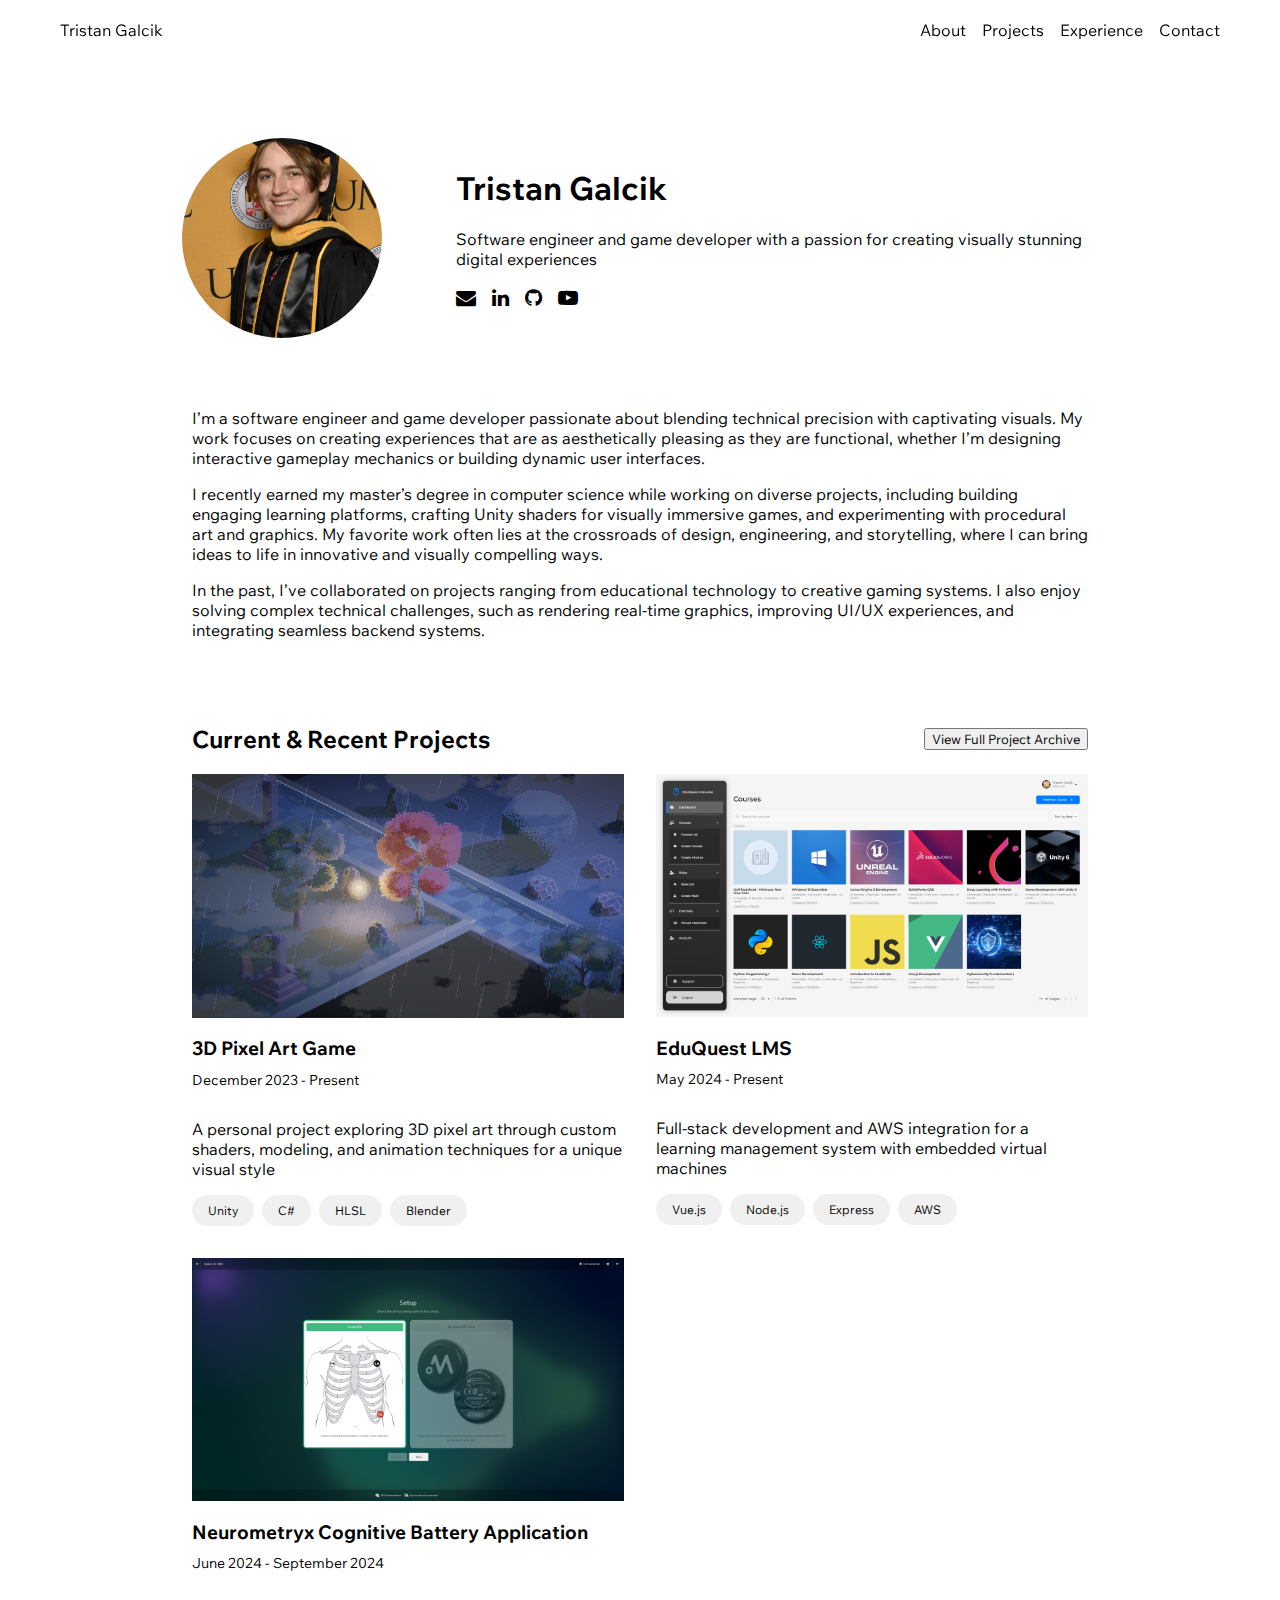
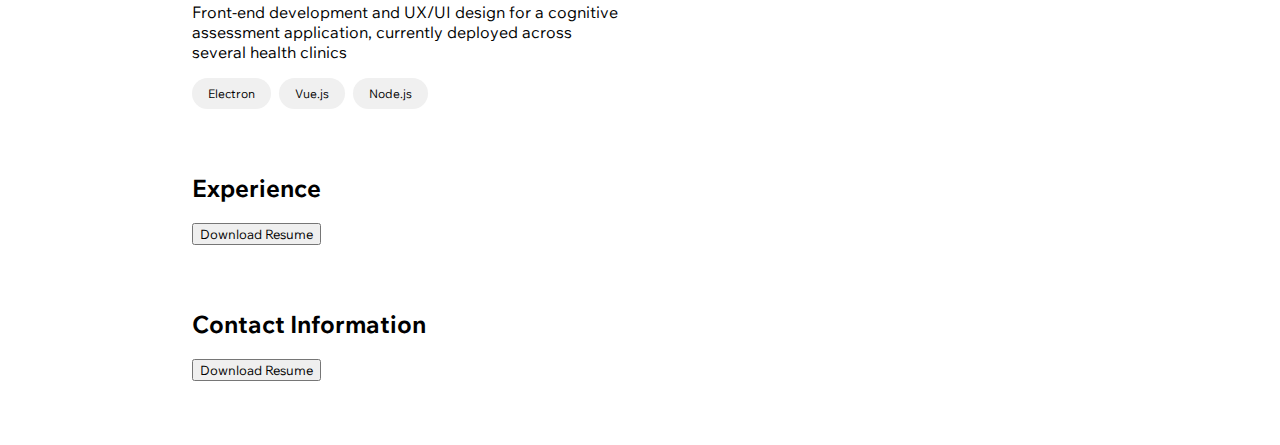
<file: index.html>
<!DOCTYPE html>
<html>
    <head>
        <link rel="stylesheet" href="styles.css">
        <link rel="stylesheet" href="https://cdnjs.cloudflare.com/ajax/libs/font-awesome/4.7.0/css/font-awesome.min.css">
        <link rel="preconnect" href="https://fonts.googleapis.com">
        <link rel="preconnect" href="https://fonts.gstatic.com" crossorigin>
        <link href="https://fonts.googleapis.com/css2?family=Wix+Madefor+Text&display=swap" rel="stylesheet">
    </head>

    <div class="navbar">
        <div>
            <a href="index.html">Tristan Galcik</a>
        </div>

        <div class="nav-links">
            <a href="#about">About</a>
            <a href="projects.html">Projects</a>
            <a href="#experience">Experience</a>
            <a href="#contact">Contact</a>
        </div>
    </div>

    <div class="header">
        <img class="portrait" src="images/portrait-large.jpg">
        <div>
            <h1>Tristan Galcik</h1>
            <p>Software engineer and game developer with a passion for creating visually stunning digital experiences</p>
            <div class="socials">
                <a href="mailto:tristangalcik@gmail.com" target="_blank"><i class="fa fa-envelope social-button"></i></a>
                <a href="https://www.linkedin.com/in/tristangalcik/" target="_blank"><i class="fa fa-linkedin social-button"></i></a>
                <a href="https://github.com/tgalcik1" target="_blank"><i class="fa fa-github social-button"></i></a>
                <a href="https://www.youtube.com/@tristangamedev" target="_blank"><i class="fa fa-youtube-play social-button"></i></a>
            </div>

        </div>
    </div>

    <div class="content">
        <div id="about">
            <p>
                I’m a software engineer and game developer passionate about blending technical precision with captivating visuals. 
                My work focuses on creating experiences that are as aesthetically pleasing as they are functional, whether I’m designing interactive gameplay mechanics or building dynamic user interfaces.
            </p>

            <p>
                I recently earned my master’s degree in computer science while working on diverse projects, including building engaging learning platforms, crafting Unity shaders for visually immersive games, and experimenting with procedural art and graphics. 
                My favorite work often lies at the crossroads of design, engineering, and storytelling, where I can bring ideas to life in innovative and visually compelling ways.
            </p>

            <p>
                In the past, I’ve collaborated on projects ranging from educational technology to creative gaming systems. 
                I also enjoy solving complex technical challenges, such as rendering real-time graphics, improving UI/UX experiences, and integrating seamless backend systems.
            </p>
        </div>

        <div id="projects">
            <div class="projects-header">
                <h2>Current & Recent Projects</h2>
                <form action="projects.html">
                    <input type="submit" value="View Full Project Archive" />
                </form>
            </div>
            <div class="projects-grid">
                <div class="project">
                    <img src="images/thumbnails/3dpixel_thumb.png">
                    <h3>3D Pixel Art Game</h3>
                    <p style="font-size: 14px; margin-top: -8px;">December 2023 - Present</p>
                    <p>A personal project exploring 3D pixel art through custom shaders, modeling, and animation techniques for a unique visual style</p>
                    <div class="tags">
                        <div class="tag">Unity</div>
                        <div class="tag">C#</div>
                        <div class="tag">HLSL</div>
                        <div class="tag">Blender</div>
                    </div>
                </div>

                <div class="project">
                    <img src="images/thumbnails/eduquest_thumb.png">
                    <h3>EduQuest LMS</h3>
                    <p style="font-size: 14px; margin-top: -8px;">May 2024 - Present</p>
                    <p>Full-stack development and AWS integration for a learning management system with embedded virtual machines</p>
                    <div class="tags">
                        <div class="tag">Vue.js</div>
                        <div class="tag">Node.js</div>
                        <div class="tag">Express</div>
                        <div class="tag">AWS</div>
                    </div>
                </div>

                <div class="project">
                    <img src="images/thumbnails/neurometryx_thumb.JPG">
                    <h3>Neurometryx Cognitive Battery Application</h3>
                    <p style="font-size: 14px; margin-top: -8px;">June 2024 - September 2024</p>
                    <p>Front-end development and UX/UI design for a cognitive assessment application, currently deployed across several health clinics</p>
                    <div class="tags">
                        <div class="tag">Electron</div>
                        <div class="tag">Vue.js</div>
                        <div class="tag">Node.js</div>
                    </div>
                </div>

            </div>
        </div>

        <div id="experience">
            <h2>Experience</h2>
            <form action="">
                <input type="submit" value="Download Resume" />
            </form>
        </div>

        <div id="contact">
            <h2>Contact Information</h2>
            <form action="">
                <input type="submit" value="Download Resume" />
            </form>
        </div>
    </div>

</html>
</file>
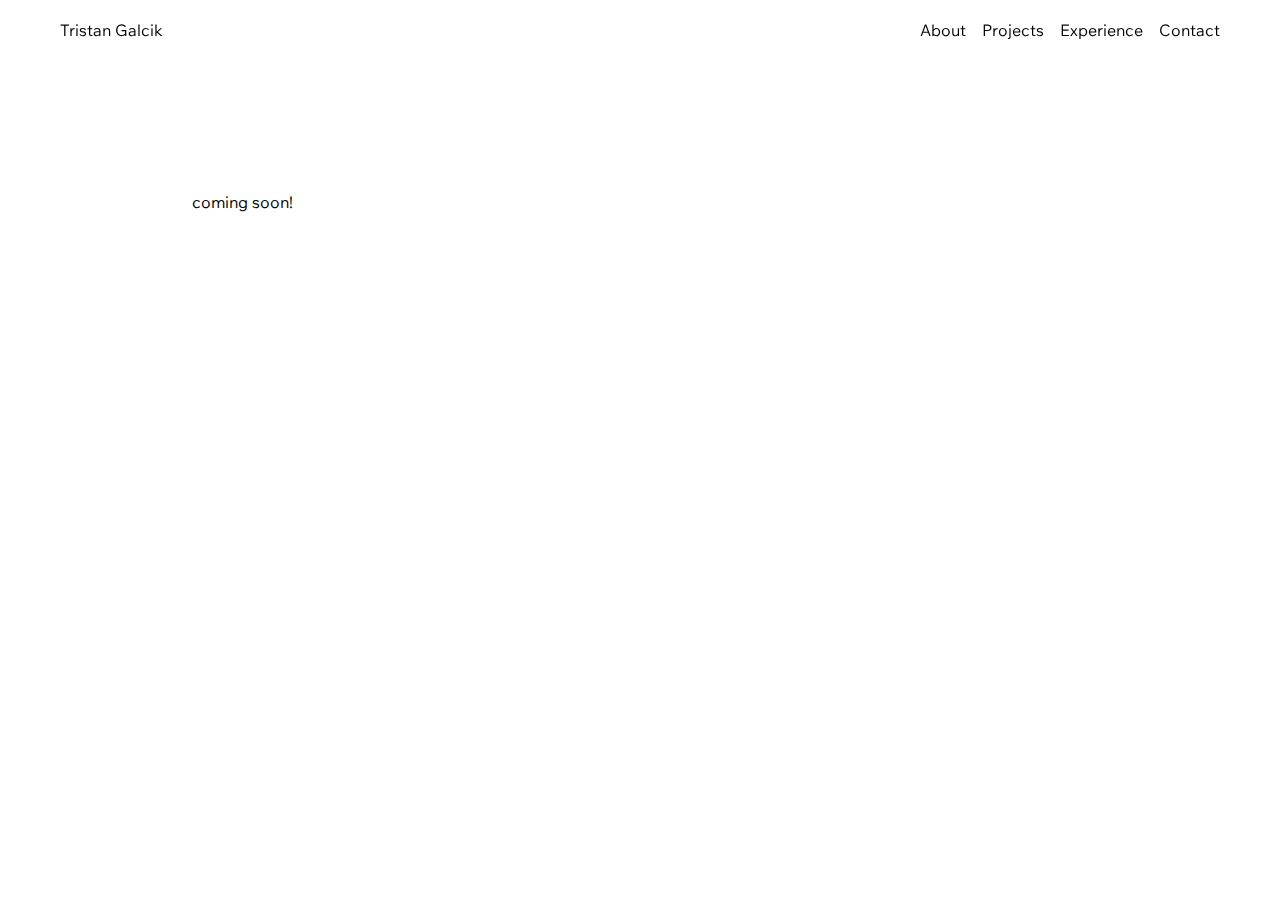
<file: projects.html>
<!DOCTYPE html>
<html>
    <head>
        <link rel="stylesheet" href="styles.css">
        <link rel="stylesheet" href="https://cdnjs.cloudflare.com/ajax/libs/font-awesome/4.7.0/css/font-awesome.min.css">
        <link rel="preconnect" href="https://fonts.googleapis.com">
        <link rel="preconnect" href="https://fonts.gstatic.com" crossorigin>
        <link href="https://fonts.googleapis.com/css2?family=Wix+Madefor+Text&display=swap" rel="stylesheet">
    </head>

    <div class="navbar">
        <div>
            <a href="index.html">Tristan Galcik</a>
        </div>

        <div class="nav-links">
            <a href="index.html#about">About</a>
            <a href="projects.html">Projects</a>
            <a href="index.html#experience">Experience</a>
            <a href="index.html#contact">Contact</a>
        </div>
    </div>

    <div class="header">
    </div>

    <div class="content">
        coming soon!
    </div>

</html>
</file>
<file: styles.css>
*{
  font-family: 'Wix Madefor Text', sans-serif;
}

body {
  margin: 0;
  padding: 0;
  background-color: white;
}

a{
  text-decoration: none;
  color: black;
}

.navbar{
    display: flex;
    justify-content: space-between;
    align-items: center;
    padding: 20px 60px 20px 60px;
    position: fixed;
    width: calc(100% - 120px);
}

.nav-links{
    display: flex;
    gap: 16px;
}

.navbar a{
  transition: all 0.3s ease;
}

.navbar a:hover{
  color: gray;
  text-decoration: underline;
}

.header{
  padding: 64px;
  display: flex;
  justify-content: center;
  align-items: center;
  gap: 64px;
  padding-top: 128px;
  margin-left: 10%;
  margin-right: 10%;
}

.portrait{
    width: 200px;
    height: 200px;
    border-radius: 50%;
    object-fit: cover;
    aspect-ratio: 1 / 1;
    transform: translate(-10px, 10px);
}

.socials{
  font-size: 20px;
  display: flex;
  gap: 16px;
}

.social-button{
  transition: all 0.2s ease;
}

.social-button:hover{
  transform: scale(1.2);
  color: gray;
  cursor: pointer;
  filter: drop-shadow(0px 0px 8px rgba(0, 0, 0, 0.2));
}

.content{
    margin-top: -64px;
    margin-left: 10%;
    margin-right: 10%;
    gap: 64px;
    padding: 64px;
}

.tags{
  display: flex;
  gap: 8px;
}

.tag{
  font-size: 12px;
  padding: 8px 16px;
  border-radius: 16px;
  background-color: #f0f0f0;
}

#projects{
  margin-top: 64px;
}

.projects-header{
  display: flex;
  justify-content: space-between;
  align-items: center;
}

.projects-grid{
  display: grid;
  grid-template-columns: repeat(auto-fit, minmax(300px, 1fr));
  gap: 32px;
  margin-bottom: 16px;
}

.project{
  display: flex;
  flex-direction: column;
}

#experience{
  margin-top: 64px;
}

#contact{
  margin-top: 64px;
}

@media (max-width: 768px) {
  .content {
    margin-left: 5%;
    margin-right: 5%;
    padding: 32px;
    gap: 32px;
  }

  .header {
    flex-direction: column;
    padding-top: 64px;
    margin-left: 0%;
    margin-right: 0%;
  }

  .navbar {
    padding: 10px 30px;
    width: calc(100% - 60px);
  }

  .portrait{
    width: 150px;
    height: 150px;
    margin-top: 32px;
    margin-bottom: -32px;
  }
}
</file>
